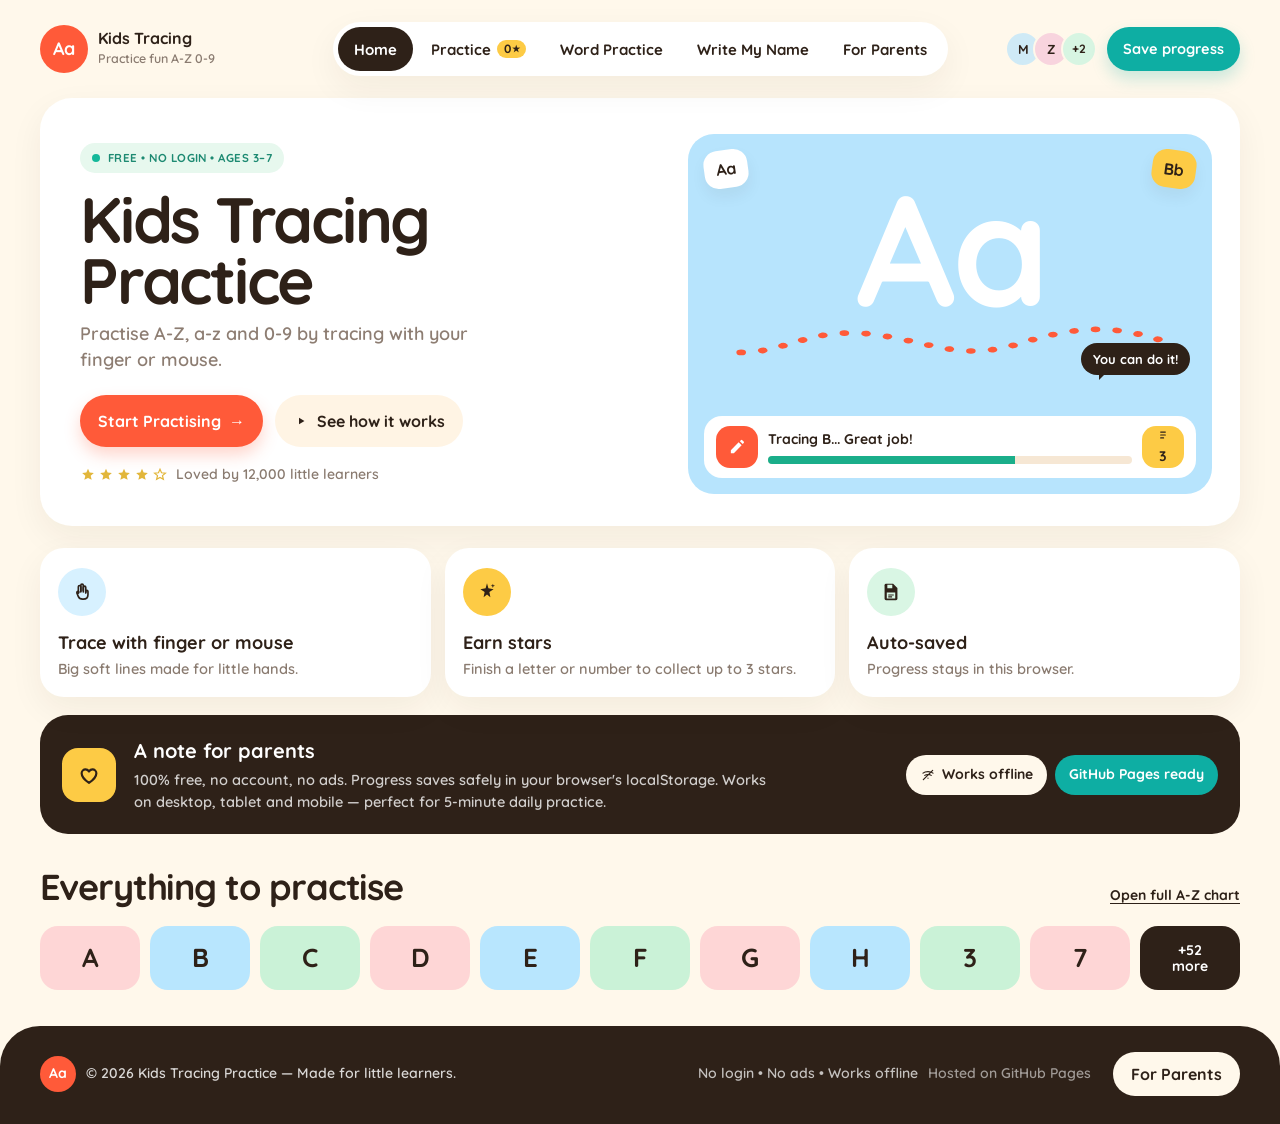
<file: index.html>
<!DOCTYPE html>
<html lang="en">
<head>
  <meta charset="utf-8">
  <meta name="viewport" content="width=device-width, initial-scale=1, viewport-fit=cover">
  <meta name="color-scheme" content="light">
  <meta name="theme-color" content="#FFF8EB">
  <meta name="description" content="Kids Tracing Practice — trace A-Z, a-z and 0-9 with a finger or mouse. Free, no login, works offline.">
  <title>Kids Tracing Practice</title>
  <link rel="icon" href="data:image/svg+xml,%3Csvg xmlns='http://www.w3.org/2000/svg' viewBox='0 0 64 64'%3E%3Ccircle cx='32' cy='32' r='32' fill='%23FF5A39'/%3E%3Ctext x='32' y='40' text-anchor='middle' font-size='26' font-family='Arial,sans-serif' font-weight='700' fill='white'%3EAa%3C/text%3E%3C/svg%3E">
  <link rel="stylesheet" href="style.css">
  <link rel="stylesheet" href="word-practice-preview.css">
</head>
<body>
  <a class="skip-link" href="#main">Skip to content</a>

  <div class="shell">
    <header class="topbar">
      <a class="brand" href="#home">
        <span class="logo" aria-hidden="true">Aa</span>
        <span class="brand-text">
          <span class="brand-name">Kids Tracing</span>
          <span class="brand-tag">Practice fun A-Z 0-9</span>
        </span>
      </a>

      <nav class="pill-nav" aria-label="Primary">
        <a class="nav-link is-active" href="#home" data-nav="home" aria-current="page">Home</a>
        <a class="nav-link" href="#practice" data-nav="practice" id="practice-link">
          Practice
          <span class="nav-badge"><span id="nav-count">0</span><span aria-hidden="true">★</span></span>
        </a>
        <a class="nav-link" href="#words" data-nav="words">Word Practice</a>
        <a class="nav-link" href="#name" data-nav="name">Write My Name</a>
        <a class="nav-link" href="#parents">For Parents</a>
      </nav>

      <div class="top-actions">
        <div class="avatars" aria-hidden="true">
          <span class="avatar avatar-m">M</span>
          <span class="avatar avatar-z">Z</span>
          <span class="avatar avatar-more">+2</span>
        </div>
        <button type="button" class="save-button" id="save-button">Save progress</button>
      </div>
    </header>

    <main id="main">
      <section class="view" id="view-home">
        <div class="hero">
          <div class="hero-copy">
            <p class="free-badge"><i></i> FREE • NO LOGIN • AGES 3–7</p>
            <h1>Kids Tracing<br>Practice</h1>
            <p class="hero-lead">Practise A-Z, a-z and 0-9 by tracing with your finger or mouse.</p>
            <div class="cta-row">
              <a class="btn btn-coral" href="#practice">Start Practising <span aria-hidden="true">→</span></a>
              <button type="button" class="btn btn-cream" id="how-button">
                <svg viewBox="0 0 24 24" width="16" height="16" aria-hidden="true"><path fill="currentColor" d="M9 7.2v9.6l8.2-4.8L9 7.2z"/></svg>
                See how it works
              </button>
            </div>
            <p class="loved">
              <span class="loved-stars" aria-hidden="true">
                <svg viewBox="0 0 24 24"><path fill="currentColor" d="m12 2.6 2.5 5.8 6.3.6-4.8 4 1.5 6.1L12 16.4 6.5 19.1l1.5-6.1L3.2 9l6.3-.6L12 2.6z"/></svg>
                <svg viewBox="0 0 24 24"><path fill="currentColor" d="m12 2.6 2.5 5.8 6.3.6-4.8 4 1.5 6.1L12 16.4 6.5 19.1l1.5-6.1L3.2 9l6.3-.6L12 2.6z"/></svg>
                <svg viewBox="0 0 24 24"><path fill="currentColor" d="m12 2.6 2.5 5.8 6.3.6-4.8 4 1.5 6.1L12 16.4 6.5 19.1l1.5-6.1L3.2 9l6.3-.6L12 2.6z"/></svg>
                <svg viewBox="0 0 24 24"><path fill="currentColor" d="m12 2.6 2.5 5.8 6.3.6-4.8 4 1.5 6.1L12 16.4 6.5 19.1l1.5-6.1L3.2 9l6.3-.6L12 2.6z"/></svg>
                <svg viewBox="0 0 24 24"><path fill="none" stroke="currentColor" stroke-width="1.8" d="m12 3.4 2.3 5.3 5.8.5-4.4 3.7 1.4 5.6L12 15.8 6.9 18.5l1.4-5.6L3.9 9.2l5.8-.5L12 3.4z"/></svg>
              </span>
              Loved by 12,000 little learners
            </p>
          </div>

          <div class="preview" aria-hidden="true">
            <span class="float-chip float-aa">Aa</span>
            <span class="float-chip float-bb">Bb</span>
            <p class="preview-letters">Aa</p>
            <svg class="preview-dots" viewBox="0 0 320 64" preserveAspectRatio="none">
              <path d="M6 46 C 40 46, 58 14, 104 24 S 168 58, 214 34 286 16, 314 30" fill="none" stroke="#FF5A39" stroke-width="7" stroke-linecap="round" stroke-dasharray="0.1 16"/>
            </svg>
            <span class="you-can">You can do it!</span>
            <div class="preview-status">
              <span class="mini-pencil">
                <svg viewBox="0 0 24 24" width="18" height="18"><path fill="currentColor" d="M3.8 16.2 14.2 5.8l4 4L7.8 20.2H3.8v-4zm12-12 1.3-1.3a1.4 1.4 0 0 1 2 0l1.8 1.8a1.4 1.4 0 0 1 0 2L19.6 8l-3.8-3.8z"/></svg>
              </span>
              <span class="preview-status-copy">
                <strong>Tracing B... Great job!</strong>
                <span class="mini-bar"><span></span></span>
              </span>
              <span class="mini-score">
                <svg viewBox="0 0 24 24" width="14" height="14" aria-hidden="true"><path fill="none" stroke="currentColor" stroke-width="2" stroke-linecap="round" d="M8 7h8M8 12h8M8 17h5"/></svg>
                3
              </span>
            </div>
          </div>
        </div>

        <section class="features" id="how-it-works" aria-label="How it works">
          <article class="feature">
            <span class="icon-bubble sky" aria-hidden="true">
              <svg viewBox="0 0 24 24" width="22" height="22" fill="none" stroke="currentColor" stroke-width="1.8" stroke-linecap="round" stroke-linejoin="round"><path d="M8 13V6.3a1.35 1.35 0 0 1 2.7 0V12"/><path d="M10.7 11.2V4.7a1.35 1.35 0 0 1 2.7 0V12"/><path d="M13.4 10.4V7a1.35 1.35 0 0 1 2.7 0v6.2"/><path d="M16.1 12.2V11a1.25 1.25 0 0 1 2.4.5V15c0 2.8-2.1 4.8-5.1 4.8h-.7c-2.4 0-4.1-1.3-4.8-3L6.4 13a1.25 1.25 0 0 1 2.2-1.1L8.2 13"/></svg>
            </span>
            <h2>Trace with finger or mouse</h2>
            <p>Big soft lines made for little hands.</p>
          </article>
          <article class="feature">
            <span class="icon-bubble yellow" aria-hidden="true">
              <svg viewBox="0 0 24 24" width="22" height="22"><path fill="currentColor" d="M12 2.4 13.5 8l5.7 1.1L14.6 12l1.1 5.6L12 14.8 8.3 17.6 9.4 12 4.8 9.1 10.5 8 12 2.4z"/><path fill="currentColor" d="m18.4 3 .6 1.7 1.8.5-1.8.6-.6 1.7-.6-1.7-1.8-.6 1.8-.5.6-1.7z"/></svg>
            </span>
            <h2>Earn stars</h2>
            <p>Finish a letter or number to collect up to 3 stars.</p>
          </article>
          <article class="feature">
            <span class="icon-bubble mint" aria-hidden="true">
              <svg viewBox="0 0 24 24" width="22" height="22"><path fill="currentColor" d="M5 4.6A1.6 1.6 0 0 1 6.6 3h7.7L19 7.6V19.4A1.6 1.6 0 0 1 17.4 21H6.6A1.6 1.6 0 0 1 5 19.4V4.6z"/><path fill="#d9f6e4" d="M8 4.2h5.4V8H8zM7.4 12.6h9.2v6.6H7.4z"/><path fill="currentColor" d="M9 14.6h6v1.15H9zm0 2.15h4.2V18H9z"/></svg>
            </span>
            <h2>Auto-saved</h2>
            <p>Progress stays in this browser.</p>
          </article>
        </section>

        <section class="parents" id="parents-note">
          <span class="heart-badge" aria-hidden="true">
            <svg viewBox="0 0 24 24" width="26" height="26"><path fill="none" stroke="currentColor" stroke-width="2" d="M12 19.2S5.2 14.8 5.2 10.4C5.2 8.2 6.9 6.8 8.8 6.8c1.2 0 2.2.6 3.2 1.8 1-1.2 2-1.8 3.2-1.8 1.9 0 3.6 1.4 3.6 3.6 0 4.4-6.8 8.8-6.8 8.8z"/></svg>
          </span>
          <div class="parents-copy">
            <h2>A note for parents</h2>
            <p>100% free, no account, no ads. Progress saves safely in your browser's localStorage. Works on desktop, tablet and mobile — perfect for 5-minute daily practice.</p>
          </div>
          <div class="parents-pills">
            <span class="pill pill-cream">
              <svg viewBox="0 0 24 24" width="16" height="16" aria-hidden="true"><path fill="none" stroke="currentColor" stroke-width="1.8" stroke-linecap="round" d="M4.5 9.2c3.6-3 11.4-3 15 0M7.2 12.6c2.2-1.8 7.4-1.8 9.6 0M12 16.8h.01M5 19 19 5"/></svg>
              Works offline
            </span>
            <span class="pill pill-teal">GitHub Pages ready</span>
          </div>
        </section>

        <section class="chart-section" aria-labelledby="chart-heading">
          <div class="section-head">
            <h2 id="chart-heading">Everything to practise</h2>
            <button type="button" class="text-link" id="open-chart" aria-expanded="false" aria-controls="full-chart">Open full A-Z chart</button>
          </div>
          <div class="tile-row" id="preview-tiles">
            <button type="button" class="tile pink" data-char="A">A</button>
            <button type="button" class="tile sky" data-char="B">B</button>
            <button type="button" class="tile mint" data-char="C">C</button>
            <button type="button" class="tile pink" data-char="D">D</button>
            <button type="button" class="tile sky" data-char="E">E</button>
            <button type="button" class="tile mint" data-char="F">F</button>
            <button type="button" class="tile pink" data-char="G">G</button>
            <button type="button" class="tile sky" data-char="H">H</button>
            <button type="button" class="tile mint" data-char="3">3</button>
            <button type="button" class="tile pink" data-char="7">7</button>
            <button type="button" class="tile tile-more" id="more-tile" aria-expanded="false" aria-controls="full-chart">+52<br>more</button>
          </div>
          <div id="full-chart" class="full-chart" hidden></div>
        </section>
      </section>

      <section class="view name-view" id="view-name" hidden>
        <section class="name-entry" id="name-entry-view" aria-labelledby="name-entry-heading">
          <a class="name-back-link" href="#practice">← Back to letter practice</a>
          <div class="name-entry-card">
            <p class="free-badge"><i></i> YOUR NAME, ONE LETTER AT A TIME</p>
            <h1 id="name-entry-heading">Let’s write your name!</h1>
            <p class="name-subtitle">Enter a name, then trace it one letter at a time.</p>

            <div class="name-input-wrap">
              <label for="name-input">Your name</label>
              <div class="name-input-row">
                <input id="name-input" type="text" placeholder="e.g. Jamie" autocomplete="off" autocapitalize="off" spellcheck="false" aria-describedby="name-helper name-error">
                <button type="button" class="name-clear" id="name-clear" aria-label="Clear name">×</button>
              </div>
              <p class="name-helper" id="name-helper">Use English letters. Keep the capital letters you want.</p>
              <p class="name-error" id="name-error" aria-live="polite"></p>
            </div>

            <div class="name-preview-block">
              <div class="name-preview-heading">
                <h2>Your letters</h2>
                <span id="name-preview-count">0 letters</span>
              </div>
              <div class="name-tiles name-preview-tiles" id="name-preview" aria-label="Name preview"></div>
            </div>


            <div class="accuracy-setting">
              <label for="name-accuracy">Accuracy needed to continue: <strong class="accuracy-value">50%</strong></label>
              <input type="range" class="accuracy-slider" id="name-accuracy" min="0" max="100" step="5" value="50">
            </div>

            <button type="button" class="btn btn-coral name-start" id="name-start" disabled>Start tracing <span aria-hidden="true">→</span></button>
            <p class="name-privacy">No account needed. Your name stays in this browser.</p>
          </div>
        </section>

        <section class="name-completed" id="name-completed-view" aria-labelledby="name-completed-heading" hidden>
          <div class="completed-card">
            <div class="celebration-stars" aria-hidden="true"><span>✦</span><span>✦</span><span>✧</span><span>✦</span><span>✧</span></div>
            <div class="completed-badge" aria-hidden="true">✓</div>
            <h1 id="name-completed-heading">Well done, <span id="completed-name"></span>!</h1>
            <p class="completed-message">You traced every letter in your name!</p>
            <p class="completed-full-name" id="completed-full-name"></p>
            <div class="name-tiles completed-tiles" id="completed-tiles" aria-label="Completed letters"></div>
            <div class="completed-actions">
              <button type="button" class="btn btn-coral" id="write-again">Write my name again</button>
              <button type="button" class="btn btn-white" id="try-another-name">Try another name</button>
              <a class="btn btn-soft" href="#practice">Back to letter practice</a>
            </div>
          </div>
        </section>
      </section>

      <section class="view name-view wp-select" id="view-word-selection" hidden aria-labelledby="word-selection-heading">
        <div class="wp-select-card">
          <p class="free-badge"><i></i> WORDS, ONE LETTER AT A TIME</p>
          <h1 id="word-selection-heading">Let’s trace a word!</h1>
          <p class="name-subtitle">Pick a word, then trace it one letter at a time.</p>

          <section class="daily-challenge" aria-labelledby="daily-challenge-heading">
            <div class="daily-challenge-heading">
              <div>
                <p class="daily-challenge-kicker">Today's Challenge</p>
                <h2 id="daily-challenge-heading">Listen, choose, then trace</h2>
              </div>
              <span class="daily-challenge-emoji" id="daily-challenge-emoji" aria-hidden="true">🎧</span>
            </div>
            <p class="daily-challenge-word">Today's word: <strong id="daily-challenge-word">Listen to find out</strong></p>
            <p class="daily-challenge-status" id="daily-challenge-status" aria-live="polite"></p>
            <div class="daily-challenge-details">
              <p id="daily-challenge-streak"></p>
              <p id="daily-challenge-badges"></p>
            </div>
            <button type="button" class="btn btn-teal daily-challenge-listen" id="daily-challenge-listen">
              Listen to today's word
            </button>
            <div class="daily-challenge-choices" id="daily-challenge-choices" role="group" aria-label="Choose the word you heard" hidden></div>
            <p class="daily-challenge-feedback" id="daily-challenge-feedback" aria-live="polite"></p>
            <p class="wp-storage-warning" id="daily-challenge-storage-warning" role="status" hidden></p>
          </section>

          <section class="wp-rewards" aria-label="Daily goal and sticker collection">
            <p class="wp-daily-goal" id="word-daily-goal"></p>
            <p class="wp-storage-warning" id="word-storage-warning" hidden></p>
            <h2>Sticker collection</h2>
            <ol class="wp-sticker-shelf" id="word-sticker-shelf" aria-label="Word stickers"></ol>
          </section>

          <div class="accuracy-setting">
              <label for="word-accuracy">Accuracy needed to continue: <strong class="accuracy-value">50%</strong></label>
              <input type="range" class="accuracy-slider" id="word-accuracy" min="0" max="100" step="5" value="50">
            </div>

          <div class="wp-filters" role="group" aria-label="Filter words by category">
            <button type="button" class="wp-filter is-active" data-word-filter="all" aria-pressed="true">All Words</button>
            <button type="button" class="wp-filter" data-word-filter="animals" aria-pressed="false">Animals</button>
            <button type="button" class="wp-filter" data-word-filter="food" aria-pressed="false">Food</button>
            <button type="button" class="wp-filter" data-word-filter="nature" aria-pressed="false">Nature</button>
            <button type="button" class="wp-filter" data-word-filter="things" aria-pressed="false">Everyday things</button>
          </div>

          <section class="wp-group" id="word-animals-section" aria-labelledby="word-animals-heading">
            <h2 id="word-animals-heading">Animals <span class="wp-group-count" id="word-animals-count"></span></h2>
            <ul class="wp-cards" id="word-animals"></ul>
          </section>

          <section class="wp-group" id="word-food-section" aria-labelledby="word-food-heading">
            <h2 id="word-food-heading">Food <span class="wp-group-count" id="word-food-count"></span></h2>
            <ul class="wp-cards" id="word-food"></ul>
          </section>

          <section class="wp-group" id="word-nature-section" aria-labelledby="word-nature-heading">
            <h2 id="word-nature-heading">Nature <span class="wp-group-count" id="word-nature-count"></span></h2>
            <ul class="wp-cards" id="word-nature"></ul>
          </section>

          <section class="wp-group" id="word-things-section" aria-labelledby="word-things-heading">
            <h2 id="word-things-heading">Everyday things <span class="wp-group-count" id="word-things-count"></span></h2>
            <ul class="wp-cards" id="word-things"></ul>
          </section>
          <a class="btn btn-soft" href="#home">Back to home</a>
        </div>
      </section>

      <section class="view name-view name-completed" id="view-word-completed" hidden aria-labelledby="word-completed-heading">
        <div class="completed-card">
          <div class="celebration-stars" aria-hidden="true"><span>✦</span><span>✦</span><span>✧</span><span>✦</span><span>✧</span></div>
          <span class="wp-completed-emoji" id="word-completed-emoji" aria-hidden="true">🐱</span>
          <h1 id="word-completed-heading">Well done!</h1>
          <p class="completed-message">You traced <span id="word-completed-name">CAT</span>!</p>
          <p class="wp-completion-reward" id="word-completion-reward" hidden></p>
          <p class="wp-completion-reward" id="daily-challenge-completion" hidden></p>
          <p class="wp-storage-warning" id="daily-challenge-storage-warning-completed" role="status" hidden></p>
          <p class="wp-daily-goal" id="word-daily-goal-completed"></p>
          <p class="wp-storage-warning" id="word-storage-warning-completed" hidden></p>
          <p class="completed-full-name" id="word-completed-full-name">CAT</p>
          <div class="name-tiles completed-tiles" id="word-completed-tiles" aria-label="Completed letters"></div>
          <div class="completed-actions">
            <button type="button" class="btn btn-coral" id="word-again">Trace this word again</button>
            <button type="button" class="btn btn-white" id="choose-another-word">Choose another word</button>
            <a class="btn btn-soft" href="#practice">Back to letter practice</a>
          </div>
        </div>
      </section>

      <section class="view" id="view-practice" hidden>
        <div class="name-tracing-head" id="name-tracing-head" hidden>
          <div>
            <p class="name-position" id="name-position">Letter 1 of 1</p>
            <h1 id="name-tracing-title">Write your name!</h1>
            <p class="wp-daily-goal" id="word-daily-goal-tracing" hidden></p>
            <p class="wp-storage-warning" id="word-storage-warning-tracing" hidden></p>
            <p class="wp-storage-warning" id="daily-challenge-storage-warning-tracing" role="status" hidden></p>
          </div>
          <div class="name-overall-progress">
            <span id="name-overall-count">0 of 0 letters completed</span>
            <span class="name-progress-track" id="name-progress-track" role="progressbar" aria-valuemin="0" aria-valuemax="100" aria-valuenow="0" aria-label="Name tracing progress"><span id="name-progress-fill"></span></span>
          </div>
        </div>
        <div class="practice-head" id="practice-head">
          <div class="practice-title">
            <button type="button" class="back-button" id="back-home" aria-label="Back to home">
              <svg viewBox="0 0 24 24" width="20" height="20" aria-hidden="true"><path fill="none" stroke="currentColor" stroke-width="2.2" stroke-linecap="round" stroke-linejoin="round" d="M14.5 6 8.5 12l6 6"/></svg>
            </button>
            <div>
              <h1>Time to trace!</h1>
              <p class="trace-subtitle" id="trace-subtitle">Letter A of 62 • Stars save automatically</p>
            </div>
          </div>
          <div class="stars-pill">
            <span class="stars-label"><span aria-hidden="true">★</span> <span id="total-stars">0</span> stars collected</span>
            <span class="stars-track" id="stars-bar" role="progressbar" aria-valuemin="0" aria-valuemax="100" aria-valuenow="0" aria-label="Stars collected out of 62">
              <span id="stars-fill"></span>
            </span>
            <span id="stars-percent">0%</span>
          </div>
        </div>

        <div class="practice-layout">
          <div class="trace-card">
            <div class="trace-toolbar">
              <div class="trace-meta">
                <p class="case-pill" id="case-pill">Uppercase • A a</p>
                <button type="button" class="hear-button" id="hear-button">
                  <svg viewBox="0 0 24 24" width="18" height="18" aria-hidden="true"><path fill="currentColor" d="M4 9.2h3.2L11 6v12l-3.8-3.2H4V9.2z"/><path fill="none" stroke="currentColor" stroke-width="1.8" stroke-linecap="round" d="M15.2 9.2a3.6 3.6 0 0 1 0 5.6M17.6 7a6.2 6.2 0 0 1 0 10"/></svg>
                  Hear it: “<span id="phoneme">ay</span>”
                </button>
              </div>
              <div class="tool-group" role="toolbar" aria-label="Drawing tools">
                <button type="button" class="tool tool-minus" id="tool-thinner" aria-label="Thinner line">
                  <svg viewBox="0 0 24 24" width="18" height="18" aria-hidden="true"><path fill="none" stroke="currentColor" stroke-width="2.4" stroke-linecap="round" d="M6 12h12"/></svg>
                </button>
                <button type="button" class="tool" id="tool-brush" aria-pressed="false" aria-label="Thick brush">
                  <svg viewBox="0 0 24 24" width="18" height="18" aria-hidden="true"><path fill="currentColor" d="M14.2 3.2 20.8 9l-1.7.8-7.6 7.6a3.1 3.1 0 0 1-4.4-4.4l7.6-7.6.8-1.2-.3-.1 1-1zm-8 13.2a1.5 1.5 0 1 0 0 3 1.5 1.5 0 0 0 0-3z"/></svg>
                </button>
                <button type="button" class="tool is-on" id="tool-pencil" aria-pressed="true" aria-label="Pencil">
                  <svg viewBox="0 0 24 24" width="18" height="18" aria-hidden="true"><path fill="currentColor" d="m4 16.4 9.6-9.6 3.6 3.6L7.6 20H4v-3.6zm11.1-11 1.2-1.2a1.3 1.3 0 0 1 1.8 0l1.7 1.7a1.3 1.3 0 0 1 0 1.8l-1.2 1.2-3.5-3.5z"/></svg>
                </button>
                <button type="button" class="tool tool-undo" id="tool-undo" aria-label="Undo last stroke" disabled>
                  <svg viewBox="0 0 24 24" width="18" height="18" aria-hidden="true"><path fill="none" stroke="currentColor" stroke-width="2.2" stroke-linecap="round" stroke-linejoin="round" d="M8.2 8H4.5V4.6M5.2 12.2a6.6 6.6 0 1 0 1.8-5.2L4.5 8"/></svg>
                </button>
              </div>
            </div>

            <div class="stroke-demo-controls" id="stroke-demo-controls" hidden>
              <button type="button" class="stroke-demo-button" id="stroke-demo-button">Watch how to write A</button>
              <p class="stroke-demo-status" id="stroke-demo-status" aria-live="polite" aria-atomic="true" hidden></p>
              <button type="button" class="stroke-demo-button stroke-step-button" id="stroke-step-button" hidden>Show next stroke</button>
            </div>

            <div class="stage" id="stage">
              <div class="paper" aria-hidden="true"><span></span><span class="dashed"></span><span></span></div>
              <p class="guide" id="guide" aria-hidden="true">A</p>
              <canvas class="stroke-demo-canvas" id="stroke-demo-canvas" width="640" height="400" aria-hidden="true"></canvas>
              <canvas class="trace-canvas" id="trace-canvas" width="640" height="400" aria-label="Tracing canvas" aria-describedby="canvas-help"></canvas>
              <p class="follow-tip" id="canvas-help">
                <svg viewBox="0 0 24 24" width="16" height="16" aria-hidden="true"><path fill="currentColor" d="M8.2 10.2V6.4a1.5 1.5 0 0 1 3 0V11h.5V5.6a1.5 1.5 0 0 1 3 0V11h.4V7.2a1.5 1.5 0 1 1 3 0V14c0 3.2-2.4 5.6-5.8 5.6h-1.2C8 19.6 5.8 17.2 5.8 14.2v-3.4a1.4 1.4 0 0 1 2.4-.6z"/></svg>
                <span id="follow-copy">Trace over the grey letter or number.</span>
              </p>
            </div>

            <div class="trace-actions">
              <button type="button" class="btn btn-soft" id="prev-button">
                <span aria-hidden="true">←</span> <span id="previous-copy">Previous</span>
              </button>
              <button type="button" class="btn btn-white" id="clear-button">
                <svg viewBox="0 0 24 24" width="18" height="18" aria-hidden="true"><path fill="currentColor" d="m16.2 4.2 3.2 3.2-8.8 8.8H7.2L4 13.2 12.6 4.6l3.6-.4zM7.4 18h7.2l1.2 1.6H8.2L7.4 18z"/></svg>
                <span id="clear-copy">Clear</span>
              </button>
              <button type="button" class="btn btn-coral" id="done-button">
                <svg viewBox="0 0 24 24" width="18" height="18" aria-hidden="true"><path fill="none" stroke="currentColor" stroke-width="2.6" stroke-linecap="round" stroke-linejoin="round" d="m5 12.5 4.2 4.2L19 7.2"/></svg>
                <span id="done-copy">Done — get stars!</span>
              </button>
              <button type="button" class="btn btn-teal" id="next-button">
                <span id="next-copy">Next</span> <span id="next-arrow" aria-hidden="true">→</span>
              </button>
            </div>
          </div>

          <aside class="practice-side" aria-label="Character picker">
            <div class="picker-card">
              <div class="picker-head">
                <h2>Pick a letter or number</h2>
                <p class="done-pill" id="done-label">0 of 62 done</p>
              </div>
              <div class="picker-meter" aria-hidden="true"><span id="meter-done"></span></div>
              <div class="picker-tabs" role="tablist" aria-label="Character sets">
                <button type="button" class="is-active" role="tab" id="tab-upper" data-group="upper" aria-selected="true" aria-controls="letter-grid">A-Z</button>
                <button type="button" role="tab" id="tab-lower" data-group="lower" aria-selected="false" aria-controls="letter-grid">a-z</button>
                <button type="button" role="tab" id="tab-digit" data-group="digit" aria-selected="false" aria-controls="letter-grid">0-9</button>
              </div>
              <div id="letter-grid" class="letter-grid" role="tabpanel" aria-labelledby="tab-upper"></div>
              <div class="super-card">
                <span class="trophy" aria-hidden="true">
                  <svg viewBox="0 0 24 24" width="20" height="20"><path fill="currentColor" d="M7 4h10v2h3v2.4c0 2.3-1.6 4.1-3.7 4.6-1 1.8-2.6 3-4.3 3.2V19h3.2v2H8.8v-2H12v-2.8c-1.7-.2-3.3-1.4-4.3-3.2C5.6 12.5 4 10.7 4 8.4V6h3V4zm10 4.1V8h1.2c.4 0 .8.3.8.8 0 1-.7 1.8-1.6 2L17 10.4V8.1zM7 8.1v2.3l-.4.3c-.9-.2-1.6-1-1.6-2 0-.5.4-.8.8-.8H7z"/></svg>
                </span>
                <p><strong>3 stars = super tracer!</strong><span>Tap Done to save stars here.</span></p>
              </div>
            </div>
            <section class="name-progress-card" id="name-progress-card" aria-label="Name progress" hidden>
              <div class="name-progress-heading">
                <h2 id="progress-title">Your name</h2>
                <p class="done-pill" id="name-done-count">0 of 0 letters completed</p>
              </div>
              <div class="picker-meter" aria-hidden="true"><span id="name-panel-meter"></span></div>
              <ol class="name-tiles name-progress-tiles" id="name-progress-tiles" aria-label="Letters in your name"></ol>
              <p class="name-encouragement" id="name-encouragement">Every letter is a little step. Keep going!</p>
              <button type="button" class="text-link name-change" id="change-name">Change name</button>
            </section>
            <section class="success-card" id="success-card" hidden>
              <div class="success-orb" aria-hidden="true">
                <svg viewBox="0 0 24 24" width="28" height="28"><path fill="#FDCB45" d="m12 2.6 2.5 5.8 6.3.6-4.8 4 1.5 6.1L12 16.4 6.5 19.1l1.5-6.1L3.2 9l6.3-.6L12 2.6z"/></svg>
              </div>
              <div class="success-copy">
                <p class="success-title" id="success-title"><span id="success-kicker">Amazing!</span><span id="success-award">+3 stars</span></p>
                <p class="success-detail" id="success-detail">Your guide match will appear here.</p>
              </div>
              <button type="button" class="btn btn-keep" id="keep-going">Keep going</button>
            </section>
          </aside>
        </div>

        <p class="tip-bar">
          <span class="info-dot" aria-hidden="true">i</span>
          Tip for tablets: use one finger, go slow. On desktop: hold the mouse button while you trace. Press Clear to try again.
        </p>
      </section>
    </main>
  </div>

  <footer class="site-footer">
    <div class="shell footer-inner">
      <p class="footer-brand">
        <span class="logo logo-sm" aria-hidden="true">Aa</span>
        <span>© 2026 Kids Tracing Practice — Made for little learners.</span>
      </p>
      <p class="footer-meta">
        <span>No login • No ads • Works offline</span>
        <span class="footer-host">Hosted on GitHub Pages</span>
      </p>
      <a class="btn btn-light" href="#parents">For Parents</a>
    </div>
  </footer>

  <dialog class="accuracy-dialog" id="accuracy-dialog" aria-labelledby="accuracy-dialog-title" aria-describedby="accuracy-dialog-message">
    <div class="accuracy-dialog-icon" aria-hidden="true">!</div>
    <p class="accuracy-dialog-kicker">Not quite yet</p>
    <h2 id="accuracy-dialog-title">Let’s try that letter again</h2>
    <p id="accuracy-dialog-message">You can do it! Trace over the grey letter and try again.</p>
    <button type="button" class="btn btn-coral" id="accuracy-dialog-close">Keep practising</button>
  </dialog>

  <p id="live" class="visually-hidden" aria-live="polite"></p>
  <script src="app.js"></script>
</body>
</html>
</file>
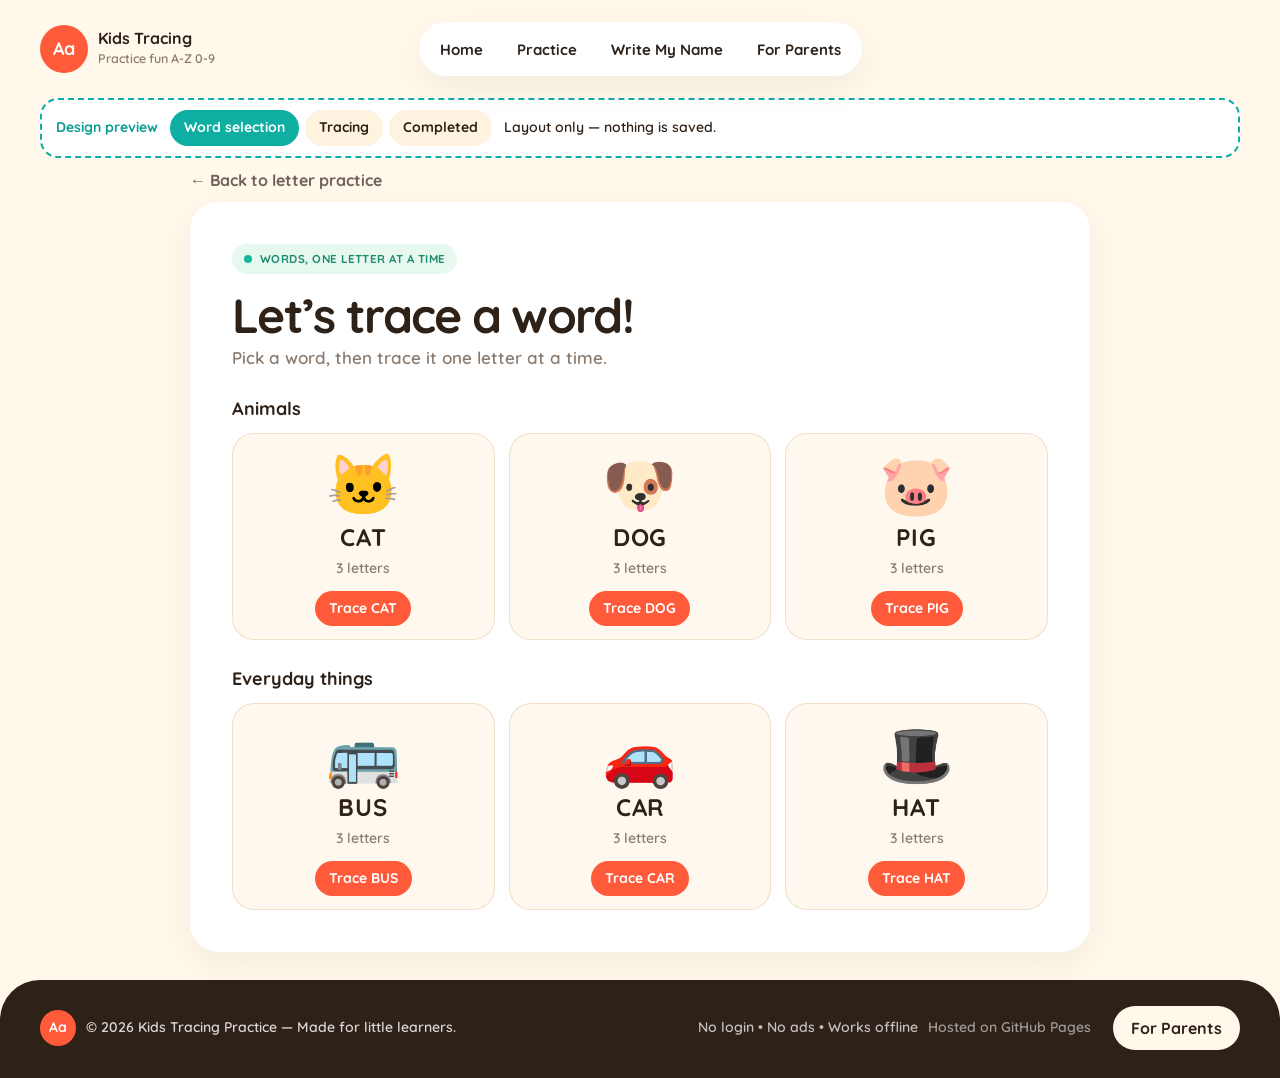
<file: word-practice-preview.html>
<!DOCTYPE html>
<html lang="en">
<head>
  <meta charset="utf-8">
  <meta name="viewport" content="width=device-width, initial-scale=1, viewport-fit=cover">
  <meta name="color-scheme" content="light">
  <meta name="theme-color" content="#FFF8EB">
  <meta name="robots" content="noindex">
  <title>Word Practice — design preview · Kids Tracing Practice</title>
  <link rel="icon" href="data:image/svg+xml,%3Csvg xmlns='http://www.w3.org/2000/svg' viewBox='0 0 64 64'%3E%3Ccircle cx='32' cy='32' r='32' fill='%23FF5A39'/%3E%3Ctext x='32' y='40' text-anchor='middle' font-size='26' font-family='Arial,sans-serif' font-weight='700' fill='white'%3EAa%3C/text%3E%3C/svg%3E">
  <link rel="stylesheet" href="style.css">
  <link rel="stylesheet" href="word-practice-preview.css">
</head>
<body>
  <a class="skip-link" href="#main">Skip to content</a>

  <div class="shell">
    <header class="topbar">
      <a class="brand" href="index.html#home">
        <span class="logo" aria-hidden="true">Aa</span>
        <span class="brand-text">
          <span class="brand-name">Kids Tracing</span>
          <span class="brand-tag">Practice fun A-Z 0-9</span>
        </span>
      </a>

      <nav class="pill-nav" aria-label="Primary">
        <a class="nav-link" href="index.html#home">Home</a>
        <a class="nav-link" href="index.html#practice">Practice</a>
        <a class="nav-link" href="index.html#name">Write My Name</a>
        <a class="nav-link" href="index.html#parents">For Parents</a>
      </nav>
    </header>

    <nav class="wp-switcher" aria-label="Design preview switcher">
      <strong>Design preview</strong>
      <span class="wp-switcher-tabs">
        <a href="#select" data-state="select">Word selection</a>
        <a href="#tracing" data-state="tracing">Tracing</a>
        <a href="#completed" data-state="completed">Completed</a>
      </span>
      <span>Layout only — nothing is saved.</span>
    </nav>

    <main id="main" class="wp-preview-view">
      <!-- Screen 1: Word selection -->
      <section class="view name-view wp-select" id="wp-select" aria-labelledby="wp-select-heading" hidden>
        <a class="name-back-link" href="index.html#practice">← Back to letter practice</a>
        <div class="wp-select-card">
          <p class="free-badge"><i></i> WORDS, ONE LETTER AT A TIME</p>
          <h1 id="wp-select-heading">Let’s trace a word!</h1>
          <p class="name-subtitle">Pick a word, then trace it one letter at a time.</p>

          <section class="wp-group" aria-labelledby="wp-animals">
            <h2 id="wp-animals">Animals</h2>
            <ul class="wp-cards">
              <li><a class="wp-card" href="#tracing" data-word="CAT"><span class="wp-card-emoji" aria-hidden="true">🐱</span><span class="wp-card-word">CAT</span><span class="wp-card-meta">3 letters</span><span class="wp-card-action">Trace CAT</span></a></li>
              <li><a class="wp-card" href="#tracing" data-word="DOG"><span class="wp-card-emoji" aria-hidden="true">🐶</span><span class="wp-card-word">DOG</span><span class="wp-card-meta">3 letters</span><span class="wp-card-action">Trace DOG</span></a></li>
              <li><a class="wp-card" href="#tracing" data-word="PIG"><span class="wp-card-emoji" aria-hidden="true">🐷</span><span class="wp-card-word">PIG</span><span class="wp-card-meta">3 letters</span><span class="wp-card-action">Trace PIG</span></a></li>
            </ul>
          </section>

          <section class="wp-group" aria-labelledby="wp-things">
            <h2 id="wp-things">Everyday things</h2>
            <ul class="wp-cards">
              <li><a class="wp-card" href="#tracing" data-word="BUS"><span class="wp-card-emoji" aria-hidden="true">🚌</span><span class="wp-card-word">BUS</span><span class="wp-card-meta">3 letters</span><span class="wp-card-action">Trace BUS</span></a></li>
              <li><a class="wp-card" href="#tracing" data-word="CAR"><span class="wp-card-emoji" aria-hidden="true">🚗</span><span class="wp-card-word">CAR</span><span class="wp-card-meta">3 letters</span><span class="wp-card-action">Trace CAR</span></a></li>
              <li><a class="wp-card" href="#tracing" data-word="HAT"><span class="wp-card-emoji" aria-hidden="true">🎩</span><span class="wp-card-word">HAT</span><span class="wp-card-meta">3 letters</span><span class="wp-card-action">Trace HAT</span></a></li>
            </ul>
          </section>
        </div>
      </section>

      <!-- Screen 2: Word tracing (same markup/classes as Write My Name tracing) -->
      <section class="view name-tracing" id="wp-tracing" aria-labelledby="wp-tracing-title" hidden>
        <div class="name-tracing-head">
          <div>
            <p class="name-position">Letter 2 of 3</p>
            <h1 id="wp-tracing-title">Let’s write <span data-word-text>CAT</span>!</h1>
          </div>
          <div class="name-overall-progress">
            <span>1 of 3 letters completed</span>
            <span class="name-progress-track" role="progressbar" aria-valuemin="0" aria-valuemax="100" aria-valuenow="33" aria-label="Word tracing progress"><span style="width:33.33%"></span></span>
          </div>
        </div>

        <div class="practice-layout">
          <div class="trace-card">
            <div class="stage">
              <div class="paper" aria-hidden="true"><span></span><span class="dashed"></span><span></span></div>
              <p class="guide" aria-hidden="true" data-guide>A</p>
              <p class="follow-tip">
                <svg viewBox="0 0 24 24" width="16" height="16" aria-hidden="true"><path fill="currentColor" d="M8.2 10.2V6.4a1.5 1.5 0 0 1 3 0V11h.5V5.6a1.5 1.5 0 0 1 3 0V11h.4V7.2a1.5 1.5 0 1 1 3 0V14c0 3.2-2.4 5.6-5.8 5.6h-1.2C8 19.6 5.8 17.2 5.8 14.2v-3.4a1.4 1.4 0 0 1 2.4-.6z"/></svg>
                <span>Trace over the grey letter.</span>
              </p>
            </div>

            <div class="trace-actions">
              <button type="button" class="btn btn-soft" data-demo><span aria-hidden="true">←</span> Previous</button>
              <button type="button" class="btn btn-white" data-demo>
                <svg viewBox="0 0 24 24" width="18" height="18" aria-hidden="true"><path fill="currentColor" d="m16.2 4.2 3.2 3.2-8.8 8.8H7.2L4 13.2 12.6 4.6l3.6-.4zM7.4 18h7.2l1.2 1.6H8.2L7.4 18z"/></svg>
                Clear
              </button>
              <a class="btn btn-coral" href="#completed">
                <svg viewBox="0 0 24 24" width="18" height="18" aria-hidden="true"><path fill="none" stroke="currentColor" stroke-width="2.6" stroke-linecap="round" stroke-linejoin="round" d="m5 12.5 4.2 4.2L19 7.2"/></svg>
                Done
              </a>
              <button type="button" class="btn btn-teal" data-demo>Next <span aria-hidden="true">→</span></button>
            </div>
            <p class="wp-note" role="status" id="wp-demo-note">Layout preview — drawing, Previous, Clear and Next aren’t connected yet. “Done” opens the completed demo.</p>
          </div>

          <aside class="practice-side" aria-label="Word progress">
            <section class="name-progress-card" aria-label="Word panel">
              <div class="wp-word-head">
                <span class="wp-word-emoji" aria-hidden="true" data-word-emoji>🐱</span>
                <h2 class="wp-word-name" data-word-text>CAT</h2>
              </div>
              <div class="name-progress-heading">
                <p class="done-pill">1 of 3 letters completed</p>
              </div>
              <div class="picker-meter" aria-hidden="true"><span style="display:block;width:33.33%;height:100%;background:var(--teal)"></span></div>
              <ol class="name-tiles name-progress-tiles" aria-label="Letters in the word" data-tiles-tracing></ol>
              <a class="text-link name-change" href="#select">Choose another word</a>
            </section>
          </aside>
        </div>
      </section>

      <!-- Screen 3: Word completed (same markup/classes as Write My Name completion) -->
      <section class="view name-view name-completed" id="wp-completed" aria-labelledby="wp-completed-heading" hidden>
        <div class="completed-card">
          <div class="celebration-stars" aria-hidden="true"><span>✦</span><span>✦</span><span>✧</span><span>✦</span><span>✧</span></div>
          <span class="wp-completed-emoji" aria-hidden="true" data-word-emoji>🐱</span>
          <h1 id="wp-completed-heading">Well done!</h1>
          <p class="completed-message">You traced <span data-word-text>CAT</span>!</p>
          <p class="completed-full-name" data-word-text>CAT</p>
          <ol class="name-tiles completed-tiles" aria-label="Completed letters" data-tiles-completed></ol>
          <div class="completed-actions">
            <a class="btn btn-coral" href="#tracing">Trace this word again</a>
            <a class="btn btn-white" href="#select">Choose another word</a>
            <a class="btn btn-soft" href="index.html#practice">Back to letter practice</a>
          </div>
        </div>
      </section>
    </main>
  </div>

  <footer class="site-footer">
    <div class="shell footer-inner">
      <p class="footer-brand">
        <span class="logo logo-sm" aria-hidden="true">Aa</span>
        <span>© 2026 Kids Tracing Practice — Made for little learners.</span>
      </p>
      <p class="footer-meta">
        <span>No login • No ads • Works offline</span>
        <span class="footer-host">Hosted on GitHub Pages</span>
      </p>
      <a class="btn btn-light" href="index.html#parents">For Parents</a>
    </div>
  </footer>

  <script>
    // Preview-only: swaps static states. No storage, no network, no drawing.
    (function () {
      var EMOJI = { CAT: "🐱", DOG: "🐶", PIG: "🐷", BUS: "🚌", CAR: "🚗", HAT: "🎩" };
      var word = "CAT";
      var states = ["select", "tracing", "completed"];

      function fill(sel, fn) {
        document.querySelector(sel).innerHTML = word.split("").map(fn).join("");
      }

      function render() {
        var state = states.indexOf(location.hash.slice(1)) > -1 ? location.hash.slice(1) : "select";
        states.forEach(function (s) {
          document.getElementById("wp-" + s).hidden = s !== state;
        });
        document.body.classList.toggle("name-tracing", state === "tracing");
        document.querySelectorAll("[data-state]").forEach(function (a) {
          if (a.dataset.state === state) a.setAttribute("aria-current", "true");
          else a.removeAttribute("aria-current");
        });
        document.querySelectorAll("[data-word-text]").forEach(function (el) { el.textContent = word; });
        document.querySelectorAll("[data-word-emoji]").forEach(function (el) { el.textContent = EMOJI[word]; });
        document.querySelector("[data-guide]").textContent = word.charAt(1);
        fill("[data-tiles-tracing]", function (ch, i) {
          if (i === 0) return '<li class="name-tile is-complete" aria-label="' + ch + ', completed">' + ch + '<span class="name-tile-status" aria-hidden="true">✓</span></li>';
          if (i === 1) return '<li class="name-tile is-current" aria-current="step" aria-label="' + ch + ', current letter">' + ch + "</li>";
          return '<li class="name-tile" aria-label="' + ch + ', upcoming">' + ch + "</li>";
        });
        fill("[data-tiles-completed]", function (ch) {
          return '<li class="name-tile" aria-label="' + ch + ', completed">' + ch + '<span class="name-tile-status" aria-hidden="true">✓</span></li>';
        });
        document.title = "Word Practice — design preview · Kids Tracing Practice";
      }

      document.addEventListener("click", function (e) {
        var card = e.target.closest("[data-word]");
        if (card) word = card.dataset.word;
        if (e.target.closest("[data-demo]")) {
          var note = document.getElementById("wp-demo-note");
          note.textContent = "Layout preview only — this button isn’t connected yet.";
        }
      });
      window.addEventListener("hashchange", function () { render(); window.scrollTo(0, 0); });
      render();
    })();
  </script>
</body>
</html>
</file>
<file: style.css>
/* Quicksand (SIL OFL) — see fonts/OFL.txt. Latin variable font, weight axis 300–700. */
@font-face {
  font-family: "Quicksand";
  font-style: normal;
  font-weight: 500 700;
  font-display: swap;
  src: url("fonts/quicksand-latin.woff2") format("woff2");
}

:root {
  --cream: #fff8eb;
  --cream-deep: #fff3df;
  --white: #ffffff;
  --ink: #2e2118;
  --ink-soft: #6f6258;
  --muted: #8a7b70;
  --coral: #ff5a39;
  --teal: #0eaea3;
  --teal-deep: #0c9c92;
  --yellow: #fdcb45;
  --pink: #fed6d6;
  --sky: #b8e6fe;
  --sky-card: #b7e4fd;
  --mint: #caf2d7;
  --line: #e7d4c0;
  --shadow: 0 12px 34px rgba(46, 33, 24, 0.06);
  --radius: 28px;
  --content: 1200px;
  --font: "Quicksand", "Avenir Next Rounded", "Trebuchet MS", sans-serif;
  color-scheme: light;
}

*,
*::before,
*::after {
  box-sizing: border-box;
}

[hidden] {
  display: none !important;
}

html {
  background: var(--cream);
  scroll-behavior: smooth;
}

body {
  margin: 0;
  min-height: 100vh;
  min-height: 100dvh;
  display: flex;
  flex-direction: column;
  background: var(--cream);
  color: var(--ink);
  font-family: var(--font);
  font-weight: 600;
  font-size: 16px;
  line-height: 1.4;
  -webkit-font-smoothing: antialiased;
}

img,
svg {
  display: block;
}

button,
a {
  -webkit-tap-highlight-color: transparent;
}

button,
input {
  font: inherit;
}

::selection {
  background: var(--yellow);
  color: var(--ink);
}

.visually-hidden {
  position: absolute;
  width: 1px;
  height: 1px;
  padding: 0;
  margin: -1px;
  overflow: hidden;
  clip: rect(0, 0, 0, 0);
  white-space: nowrap;
  border: 0;
}

.skip-link {
  position: absolute;
  left: 12px;
  top: -48px;
  z-index: 5;
  background: var(--ink);
  color: white;
  padding: 8px 12px;
  border-radius: 10px;
  font-weight: 700;
}

.skip-link:focus {
  top: 12px;
}

.shell {
  width: min(var(--content), calc(100% - 28px));
  margin: 0 auto;
}

main {
  flex: 1;
}

:focus-visible {
  outline: 3px solid var(--teal);
  outline-offset: 3px;
}

/* Header */

.topbar {
  display: flex;
  flex-wrap: wrap;
  align-items: center;
  gap: 12px;
  padding: 16px 0 8px;
}

.brand {
  display: flex;
  align-items: center;
  gap: 10px;
  text-decoration: none;
  color: inherit;
  min-width: 0;
  flex: 1;
}

.logo {
  width: 48px;
  height: 48px;
  border-radius: 50%;
  background: var(--coral);
  color: white;
  display: grid;
  place-items: center;
  font-weight: 700;
  font-size: 18px;
  letter-spacing: -0.03em;
  flex: none;
}

.logo-sm {
  width: 36px;
  height: 36px;
  font-size: 14px;
}

.brand-name {
  display: block;
  font-weight: 700;
  font-size: 16px;
  line-height: 1.1;
}

.brand-tag {
  display: block;
  margin-top: 2px;
  color: var(--muted);
  font-size: 12.5px;
  font-weight: 600;
}

.pill-nav {
  order: 3;
  display: flex;
  align-items: center;
  gap: 2px;
  width: 100%;
  background: var(--white);
  border-radius: 999px;
  padding: 5px;
  box-shadow: var(--shadow);
}

.nav-link {
  flex: 1;
  display: inline-flex;
  align-items: center;
  justify-content: center;
  gap: 6px;
  min-height: 44px;
  padding: 0 12px;
  border-radius: 999px;
  color: var(--ink);
  text-decoration: none;
  font-weight: 700;
  font-size: 14.5px;
  white-space: nowrap;
}

.nav-link.is-active {
  background: var(--ink);
  color: white;
}

.nav-badge {
  display: inline-flex;
  align-items: center;
  gap: 1px;
  background: var(--yellow);
  color: var(--ink);
  border-radius: 999px;
  padding: 2px 6px 2px 7px;
  font-size: 12px;
  line-height: 1.15;
}

.nav-badge span[aria-hidden="true"] {
  font-size: 9px;
}

.top-actions {
  display: flex;
  align-items: center;
  gap: 10px;
  margin-left: auto;
}

.avatars {
  display: none;
}

.avatar {
  width: 36px;
  height: 36px;
  margin-left: -8px;
  border: 2px solid var(--cream);
  border-radius: 50%;
  display: grid;
  place-items: center;
  font-size: 13px;
  font-weight: 700;
  color: var(--ink);
}

.avatar:first-child {
  margin-left: 0;
}

.avatar-m { background: #cfeaf6; }
.avatar-z { background: #f8d4de; }
.avatar-more { background: #d7f5e2; font-size: 12px; }

.save-button {
  min-height: 44px;
  padding: 0 16px;
  border: none;
  border-radius: 999px;
  background: var(--teal);
  color: white;
  font-weight: 700;
  font-size: 14.5px;
  cursor: pointer;
  box-shadow: 0 8px 16px rgba(14, 174, 163, 0.22);
}

.save-button:active,
.btn:active,
.tool:active,
.letter-key:active,
.tile:active {
  transform: translateY(1px);
}

/* Home */

.hero {
  display: grid;
  gap: 22px;
  margin-top: 14px;
  background: var(--white);
  border-radius: 32px;
  padding: 22px 18px 20px;
  box-shadow: var(--shadow);
}

.free-badge {
  display: inline-flex;
  align-items: center;
  gap: 8px;
  margin: 0;
  background: #e7f8ee;
  color: #1d8a72;
  border-radius: 999px;
  padding: 7px 12px;
  font-size: 11.5px;
  font-weight: 700;
  letter-spacing: 0.04em;
}

.free-badge i {
  width: 8px;
  height: 8px;
  border-radius: 50%;
  background: #14b89a;
}

.hero h1,
.practice-title h1 {
  margin: 12px 0 10px;
  font-size: clamp(40px, 11vw, 64px);
  font-weight: 700;
  line-height: 0.95;
  letter-spacing: -0.035em;
}

.hero-lead {
  margin: 0;
  max-width: 420px;
  color: #8d7d72;
  font-size: 18px;
  font-weight: 600;
  line-height: 1.45;
}

.cta-row {
  display: flex;
  flex-wrap: wrap;
  gap: 12px;
  margin-top: 22px;
}

.btn {
  display: inline-flex;
  align-items: center;
  justify-content: center;
  gap: 8px;
  min-height: 52px;
  padding: 0 18px;
  border: none;
  border-radius: 16px;
  background: var(--cream);
  color: var(--ink);
  font-weight: 700;
  font-size: 16px;
  text-decoration: none;
  cursor: pointer;
}

.btn-coral {
  background: var(--coral);
  color: white;
  border-radius: 999px;
  box-shadow: 0 8px 16px rgba(255, 90, 57, 0.25);
}

.btn-cream {
  background: #fff4e4;
  border-radius: 999px;
}

.btn-teal {
  background: var(--teal);
  color: white;
  border-radius: 16px;
  box-shadow: 0 8px 16px rgba(14, 174, 163, 0.2);
}

.btn-soft {
  background: #f6efe3;
}

.btn-white {
  background: var(--white);
  border: 1.5px solid #efe4d6;
}

.btn-light {
  background: var(--cream);
  color: var(--ink);
  border-radius: 999px;
  min-height: 44px;
}

.btn-keep {
  margin-left: auto;
  background: white;
  color: var(--ink);
  border-radius: 16px;
  min-height: 52px;
  flex: none;
}

.loved {
  display: flex;
  align-items: center;
  gap: 8px;
  margin: 18px 0 0;
  color: var(--muted);
  font-size: 14px;
  font-weight: 600;
}

.loved-stars {
  display: inline-flex;
  gap: 2px;
  color: #e2b63a;
}

.loved-stars svg {
  width: 16px;
  height: 16px;
}

.preview {
  position: relative;
  display: flex;
  flex-direction: column;
  min-height: 320px;
  padding: 16px;
  border-radius: 26px;
  background: var(--sky-card);
  overflow: hidden;
}

.float-chip {
  position: absolute;
  z-index: 1;
  padding: 8px 12px;
  border-radius: 14px;
  font-weight: 700;
  font-size: 16px;
  color: var(--ink);
  box-shadow: 0 8px 16px rgba(46, 33, 24, 0.06);
}

.float-aa {
  top: 16px;
  left: 16px;
  background: white;
  transform: rotate(-8deg);
}

.float-bb {
  top: 16px;
  right: 16px;
  background: var(--yellow);
  transform: rotate(8deg);
}

.preview-letters {
  margin: 36px 0 0;
  text-align: center;
  color: white;
  font-size: clamp(108px, 18vw, 156px);
  font-weight: 700;
  line-height: 0.8;
  letter-spacing: -0.04em;
}

.preview-dots {
  width: 88%;
  height: 52px;
  margin: 4px auto 8px;
}

.you-can {
  position: absolute;
  right: 22px;
  top: 58%;
  background: var(--ink);
  color: white;
  font-size: 13px;
  font-weight: 700;
  border-radius: 999px;
  padding: 7px 12px;
}

.you-can::after {
  content: "";
  position: absolute;
  left: 18px;
  bottom: -5px;
  border-width: 6px 6px 0 0;
  border-style: solid;
  border-color: var(--ink) transparent transparent transparent;
}

.preview-status {
  display: flex;
  align-items: center;
  gap: 10px;
  margin-top: auto;
  background: white;
  border-radius: 18px;
  padding: 10px 12px;
}

.mini-pencil,
.mini-score {
  width: 42px;
  height: 42px;
  border-radius: 14px;
  display: grid;
  place-items: center;
  flex: none;
  font-weight: 700;
}

.mini-pencil {
  background: var(--coral);
  color: white;
}

.mini-score {
  gap: 2px;
  background: var(--yellow);
  color: var(--ink);
  font-size: 14px;
}

.preview-status-copy {
  flex: 1;
  min-width: 0;
}

.preview-status-copy strong {
  display: block;
  margin-bottom: 6px;
  font-size: 14px;
}

.mini-bar {
  display: block;
  height: 8px;
  background: #f6e7d4;
  border-radius: 999px;
  overflow: hidden;
}

.mini-bar span {
  display: block;
  width: 68%;
  height: 100%;
  background: #1aae8a;
}

.features {
  display: grid;
  gap: 14px;
  margin-top: 18px;
}

.feature,
.picker-card,
.trace-card {
  background: var(--white);
  border-radius: 24px;
  box-shadow: var(--shadow);
}

.feature {
  padding: 20px 18px 18px;
}

.icon-bubble {
  width: 48px;
  height: 48px;
  border-radius: 50%;
  display: grid;
  place-items: center;
  color: var(--ink);
}

.icon-bubble.sky { background: #d7f1ff; }
.icon-bubble.yellow { background: var(--yellow); }
.icon-bubble.mint { background: #d9f6e4; }

.feature h2,
.parents h2,
.picker-head h2 {
  margin: 14px 0 4px;
  font-size: 18px;
  font-weight: 700;
}

.feature p {
  margin: 0;
  color: var(--muted);
  font-size: 14.5px;
}

.parents {
  display: flex;
  flex-direction: column;
  align-items: flex-start;
  gap: 14px;
  margin-top: 18px;
  padding: 20px 18px;
  border-radius: 28px;
  background: var(--ink);
  color: white;
  scroll-margin: 24px;
}

.parents.is-highlight {
  box-shadow: 0 0 0 4px rgba(253, 203, 69, 0.75);
}

.heart-badge {
  width: 54px;
  height: 54px;
  border-radius: 16px;
  background: var(--yellow);
  color: var(--ink);
  display: grid;
  place-items: center;
  flex: none;
}

.parents h2 {
  margin: 0;
  font-size: 20px;
}

.parents p {
  margin: 4px 0 0;
  color: rgba(255, 255, 255, 0.78);
  font-size: 14.5px;
  line-height: 1.45;
}

.parents-pills {
  display: flex;
  flex-wrap: wrap;
  gap: 8px;
}

.pill {
  display: inline-flex;
  align-items: center;
  gap: 6px;
  min-height: 40px;
  padding: 0 14px;
  border-radius: 999px;
  font-weight: 700;
  font-size: 14px;
}

.pill-cream {
  background: var(--cream);
  color: var(--ink);
}

.pill-teal {
  background: var(--teal);
  color: white;
}

.chart-section {
  margin: 28px 0 8px;
}

.section-head {
  display: flex;
  align-items: baseline;
  justify-content: space-between;
  gap: 12px;
  margin-bottom: 14px;
}

.section-head h2 {
  margin: 0;
  font-size: clamp(28px, 5vw, 36px);
  font-weight: 700;
  letter-spacing: -0.03em;
}

.text-link {
  background: none;
  border: none;
  padding: 0;
  color: var(--ink);
  font-weight: 700;
  font-size: 14px;
  text-decoration: underline;
  text-underline-offset: 3px;
  cursor: pointer;
  white-space: nowrap;
}

.tile-row,
.full-chart {
  display: grid;
  grid-template-columns: repeat(4, minmax(0, 1fr));
  gap: 10px;
}

.full-chart {
  margin-top: 14px;
}

.tile {
  min-height: 64px;
  border: none;
  border-radius: 18px;
  color: var(--ink);
  font-weight: 700;
  font-size: 26px;
  cursor: pointer;
}

.tile.pink { background: var(--pink); }
.tile.sky { background: var(--sky); }
.tile.mint { background: var(--mint); }

.tile-more {
  background: var(--ink);
  color: white;
  font-size: 14px;
  line-height: 1.15;
}

.tile.is-current {
  outline: 3px solid var(--ink);
  outline-offset: 2px;
}

.tile.has-stars {
  box-shadow: inset 0 -8px 0 rgba(46, 33, 24, 0.08);
}

/* Practice */

.practice-head {
  display: flex;
  flex-direction: column;
  align-items: stretch;
  gap: 12px;
  margin: 16px 0 14px;
}

.practice-title {
  display: flex;
  align-items: center;
  gap: 12px;
}

.practice-title h1 {
  margin: 0;
  font-size: clamp(28px, 4vw, 36px);
}

.trace-subtitle {
  margin: 2px 0 0;
  color: var(--muted);
  font-size: 14.5px;
}

.back-button {
  width: 46px;
  height: 46px;
  border: none;
  border-radius: 50%;
  background: white;
  color: var(--ink);
  box-shadow: 0 6px 16px rgba(46, 33, 24, 0.08);
  display: grid;
  place-items: center;
  cursor: pointer;
  flex: none;
}

.stars-pill {
  display: flex;
  align-items: center;
  gap: 10px;
  background: white;
  border-radius: 999px;
  padding: 8px 14px 8px 12px;
  box-shadow: var(--shadow);
  font-weight: 700;
  font-size: 14px;
}

.stars-label {
  display: inline-flex;
  align-items: center;
  gap: 4px;
  white-space: nowrap;
}

.stars-label span[aria-hidden="true"] {
  color: #e2b63a;
}

.stars-track {
  flex: 1;
  min-width: 72px;
  height: 8px;
  background: #f3e6d0;
  border-radius: 999px;
  overflow: hidden;
}

.stars-track span {
  display: block;
  height: 100%;
  width: 0;
  background: var(--yellow);
}

.practice-layout {
  display: grid;
  gap: 16px;
}

.trace-card {
  padding: 14px;
}

.trace-toolbar {
  display: flex;
  justify-content: space-between;
  align-items: center;
  gap: 8px;
  flex-wrap: wrap;
  margin-bottom: 10px;
}

.trace-meta {
  display: flex;
  align-items: center;
  gap: 6px;
  flex-wrap: wrap;
}

.case-pill {
  margin: 0;
  background: var(--ink);
  color: white;
  border-radius: 999px;
  padding: 8px 12px;
  font-size: 13.5px;
  font-weight: 700;
}

.hear-button {
  display: inline-flex;
  align-items: center;
  gap: 6px;
  min-height: 44px;
  padding: 0 8px;
  border: none;
  background: transparent;
  color: #7c6e64;
  font-weight: 700;
  font-size: 14px;
  cursor: pointer;
}

.tool-group {
  display: flex;
  gap: 8px;
}

.tool {
  width: 44px;
  height: 44px;
  border-radius: 50%;
  border: 1.5px solid #efe6da;
  background: white;
  color: var(--ink);
  display: grid;
  place-items: center;
  cursor: pointer;
}

.tool.is-on {
  background: var(--yellow);
  border-color: transparent;
}

.tool-minus {
  background: #f6efe4;
}

.tool-undo {
  background: var(--teal);
  border-color: transparent;
  color: white;
}

.tool:disabled {
  opacity: 0.45;
  cursor: default;
}

.stage {
  position: relative;
  display: flex;
  align-items: center;
  justify-content: center;
  aspect-ratio: 1 / 1.02;
  min-height: 260px;
  border: 2px dashed var(--line);
  border-radius: 22px;
  background: #fff8ee;
  overflow: hidden;
  touch-action: none;
  user-select: none;
}

.paper {
  position: absolute;
  inset: 22% 7% 18%;
  display: flex;
  flex-direction: column;
  justify-content: space-between;
  pointer-events: none;
}

.paper span {
  border-top: 2px solid rgba(46, 33, 24, 0.08);
}

.paper span.dashed {
  border-top-style: dashed;
}

.guide {
  margin: 0;
  transform: translateY(-6%);
  color: rgba(88, 76, 66, 0.30);
  font-size: clamp(156px, 42vw, 240px);
  font-weight: 700;
  line-height: 0.85;
  user-select: none;
  pointer-events: none;
}

.stroke-demo-controls {
  display: flex;
  align-items: center;
  flex-wrap: wrap;
  gap: 8px;
  margin: 0 0 10px;
}

.stroke-demo-button {
  min-height: 44px;
  max-width: 100%;
  padding: 8px 14px;
  border: 1.5px solid #d5ece8;
  border-radius: 999px;
  background: #eaf8f5;
  color: #175f5a;
  font: inherit;
  font-size: 14px;
  font-weight: 700;
  cursor: pointer;
}

.stroke-demo-status {
  margin: 0;
  color: var(--muted);
  font-size: 14px;
  font-weight: 700;
}

.stroke-demo-canvas {
  position: absolute;
  z-index: 3;
  inset: 0;
  width: 100%;
  height: 100%;
  pointer-events: none;
  opacity: 1;
  transition: opacity 900ms ease;
}

.stroke-demo-canvas.is-fading {
  opacity: 0.16;
}

.trace-canvas {
  position: absolute;
  inset: 0;
  width: 100%;
  height: 100%;
}

.trace-canvas {
  z-index: 4;
  display: block;
  background: transparent;
  touch-action: none;
  cursor: crosshair;
}

.follow-tip {
  position: absolute;
  z-index: 5;
  left: 50%;
  bottom: 12px;
  transform: translateX(-50%);
  display: flex;
  align-items: center;
  gap: 8px;
  width: max-content;
  max-width: calc(100% - 20px);
  margin: 0;
  padding: 8px 12px;
  border-radius: 16px;
  background: var(--ink);
  color: white;
  font-size: 13px;
  font-weight: 700;
  line-height: 1.3;
  pointer-events: none;
}

.trace-actions {
  display: grid;
  grid-template-columns: 1fr 1fr;
  gap: 10px;
  margin-top: 12px;
}

.trace-actions .btn {
  width: 100%;
  padding: 0 10px;
  font-size: 15px;
}

.picker-card {
  padding: 16px;
}

.picker-head {
  display: flex;
  align-items: center;
  justify-content: space-between;
  gap: 8px;
}

.picker-head h2 {
  margin: 0;
  font-size: 22px;
}

.done-pill {
  margin: 0;
  background: #e5f8ee;
  color: #1c8f78;
  border-radius: 999px;
  padding: 5px 10px;
  font-size: 12.5px;
  font-weight: 700;
  white-space: nowrap;
}

.picker-meter {
  height: 8px;
  margin: 12px 0;
  background: #f6ebd8;
  border-radius: 999px;
  overflow: hidden;
}

#meter-done {
  display: block;
  height: 100%;
  width: 0;
  background: var(--teal);
}

#meter-done.has-cap {
  box-shadow: 8px 0 0 var(--yellow);
}

.picker-tabs {
  display: grid;
  grid-template-columns: repeat(3, 1fr);
  gap: 4px;
  padding: 4px;
  border-radius: 14px;
  background: #f8f1e4;
}

.picker-tabs button {
  min-height: 40px;
  border: none;
  border-radius: 11px;
  background: transparent;
  color: var(--ink-soft);
  font-weight: 700;
  cursor: pointer;
}

.picker-tabs button.is-active {
  background: white;
  color: var(--ink);
  box-shadow: 0 2px 6px rgba(46, 33, 24, 0.06);
}

.letter-grid {
  position: relative;
  display: grid;
  grid-template-columns: repeat(7, minmax(0, 1fr));
  gap: 8px;
  margin-top: 14px;
  max-height: 230px;
  overflow: auto;
  padding: 2px 2px 8px;
}

.letter-key {
  position: relative;
  aspect-ratio: 1;
  border: none;
  border-radius: 50%;
  background: #fff8ee;
  color: var(--ink);
  font-weight: 700;
  font-size: 16px;
  box-shadow: inset 0 0 0 1.5px #f3e6d4;
  cursor: pointer;
}

.letter-key.is-current {
  background: var(--ink);
  color: white;
  box-shadow: none;
}

.letter-key.is-star3 { background: #dff6e6; box-shadow: none; }
.letter-key.is-star2 { background: #d7f0ff; box-shadow: none; }
.letter-key.is-star1 { background: #ffe4e4; box-shadow: none; }

.key-stars {
  position: absolute;
  left: 50%;
  bottom: 2px;
  transform: translateX(-50%);
  padding: 1px 3px 0;
  border-radius: 999px;
  background: var(--ink);
  color: white;
  font-size: 8px;
  font-weight: 700;
  letter-spacing: -0.04em;
  line-height: 1.2;
  pointer-events: none;
}

.letter-key.is-current .key-stars {
  background: var(--yellow);
  color: var(--ink);
}

.super-card {
  display: flex;
  align-items: center;
  gap: 12px;
  margin-top: 12px;
  padding: 12px;
  border-radius: 18px;
  background: #fff6df;
}

.trophy {
  width: 42px;
  height: 42px;
  border-radius: 14px;
  background: var(--yellow);
  color: var(--ink);
  display: grid;
  place-items: center;
  flex: none;
}

.super-card p {
  margin: 0;
}

.super-card strong {
  display: block;
  font-size: 15px;
}

.super-card span {
  color: var(--muted);
  font-size: 13.5px;
}

.success-card {
  display: flex;
  align-items: center;
  gap: 12px;
  margin-top: 14px;
  padding: 16px;
  border-radius: 26px;
  background: #12b3a6;
  color: white;
}

.success-orb {
  width: 54px;
  height: 54px;
  border-radius: 50%;
  background: white;
  display: grid;
  place-items: center;
  flex: none;
}

.success-copy {
  min-width: 0;
}

.success-title {
  margin: 0;
  font-size: 22px;
  font-weight: 700;
  line-height: 1.12;
}

.success-title span {
  display: block;
}

.success-detail {
  margin: 3px 0 0;
  font-size: 14px;
  font-weight: 600;
  color: rgba(255, 255, 255, 0.92);
}

.tip-bar {
  display: flex;
  align-items: flex-start;
  gap: 10px;
  margin: 16px 0 8px;
  padding: 14px 16px;
  border-radius: 18px;
  background: white;
  color: var(--ink-soft);
  font-size: 14.5px;
  box-shadow: var(--shadow);
}

.info-dot {
  width: 22px;
  height: 22px;
  border-radius: 50%;
  border: 1.5px solid var(--ink-soft);
  display: grid;
  place-items: center;
  font-size: 13px;
  font-weight: 700;
  flex: none;
}

/* Write My Name */

.name-view {
  margin-top: 12px;
}

.name-entry {
  max-width: 760px;
  margin: 0 auto;
}

.name-back-link {
  display: inline-flex;
  min-height: 44px;
  align-items: center;
  color: var(--ink-soft);
  font-weight: 700;
  text-decoration: none;
}

.name-entry-card,
.completed-card,
.name-progress-card {
  background: white;
  border-radius: 28px;
  box-shadow: var(--shadow);
}

.name-entry-card {
  padding: clamp(20px, 5vw, 42px);
}

.name-entry-card h1,
.completed-card h1 {
  margin: 16px 0 6px;
  font-size: clamp(32px, 7vw, 48px);
  line-height: 1.05;
  letter-spacing: -0.035em;
}

.name-subtitle,
.completed-message {
  margin: 0;
  color: var(--muted);
  font-size: 17px;
}

.name-input-wrap {
  margin-top: 26px;
}

.name-input-wrap label {
  display: block;
  margin-bottom: 8px;
  font-size: 16px;
  font-weight: 700;
}

.name-input-row {
  display: flex;
  gap: 8px;
}

.name-input-row input {
  width: 100%;
  min-width: 0;
  min-height: 56px;
  padding: 0 16px;
  border: 2px solid var(--line);
  border-radius: 16px;
  background: #fffdf9;
  color: var(--ink);
  font-size: 20px;
  font-weight: 700;
}

.name-input-row input:focus {
  border-color: var(--teal);
  outline: 3px solid rgba(14, 174, 163, 0.18);
  outline-offset: 1px;
}

.name-input-row input[aria-invalid="true"] {
  border-color: var(--coral);
}

.name-clear {
  width: 56px;
  min-height: 56px;
  flex: none;
  border: 1px solid var(--line);
  border-radius: 16px;
  background: var(--cream);
  color: var(--ink-soft);
  font-size: 28px;
  line-height: 1;
  cursor: pointer;
}

.name-helper,
.name-error {
  margin: 8px 0 0;
  font-size: 14px;
  font-weight: 600;
}

.name-helper {
  color: var(--muted);
}

.name-error {
  min-height: 20px;
  color: #b43e2c;
}

.name-preview-block {
  margin-top: 22px;
  padding: 16px;
  border-radius: 20px;
  background: #fff8ee;
}

.name-preview-heading,
.name-progress-heading {
  display: flex;
  align-items: center;
  justify-content: space-between;
  gap: 12px;
  margin-bottom: 12px;
}

.name-preview-heading h2,
.name-progress-heading h2 {
  margin: 0;
  font-size: 18px;
}

.name-preview-heading span {
  color: var(--muted);
  font-size: 13px;
  white-space: nowrap;
}

.name-tiles {
  display: grid;
  grid-template-columns: repeat(auto-fit, minmax(44px, 1fr));
  gap: 8px;
  width: 100%;
  min-width: 0;
  margin: 0;
  padding: 0;
  list-style: none;
}

.name-tile {
  position: relative;
  display: grid;
  place-items: center;
  min-width: 0;
  min-height: 50px;
  border-radius: 14px;
  background: var(--mint);
  color: var(--ink);
  font-size: 23px;
  font-weight: 700;
}

.name-preview-tiles:empty::after {
  content: "Your letters will appear here";
  grid-column: 1 / -1;
  padding: 10px 0;
  color: var(--muted);
  font-size: 14px;
}

.name-start {
  width: 100%;
  margin-top: 20px;
}

.name-start:disabled {
  opacity: 0.48;
  box-shadow: none;
  cursor: not-allowed;
}

.name-privacy {
  margin: 12px 0 0;
  color: var(--muted);
  text-align: center;
  font-size: 13px;
}

.name-tracing-head {
  display: flex;
  align-items: center;
  justify-content: space-between;
  gap: 18px;
  margin: 18px 0 16px;
}

.name-position {
  margin: 0 0 3px;
  color: var(--teal-deep);
  font-size: 14px;
  font-weight: 700;
}

.name-tracing-head h1 {
  margin: 0;
  overflow-wrap: anywhere;
  font-size: clamp(25px, 4vw, 34px);
  line-height: 1.1;
  letter-spacing: -0.03em;
}

.name-overall-progress {
  display: grid;
  gap: 6px;
  width: min(250px, 42%);
  color: var(--ink-soft);
  font-size: 13px;
  font-weight: 700;
}

.name-progress-track {
  display: block;
  height: 10px;
  overflow: hidden;
  border-radius: 999px;
  background: #f3e6d0;
}

.name-progress-track span {
  display: block;
  width: 0;
  height: 100%;
  border-radius: inherit;
  background: var(--teal);
  transition: width 180ms ease;
}

.name-progress-card {
  padding: 16px;
}

.name-progress-heading {
  flex-wrap: wrap;
}

.name-progress-heading h2 {
  font-size: 20px;
}

.name-progress-card .picker-meter {
  margin: 0 0 14px;
}

#name-panel-meter {
  display: block;
  width: 0;
  height: 100%;
  background: var(--teal);
}

.name-progress-tiles .name-tile {
  width: 100%;
  min-height: 48px;
  border: 2px solid transparent;
  background: #fff8ee;
  box-shadow: inset 0 0 0 1px #f0dfc9;
  cursor: pointer;
}

.name-progress-tiles .name-tile.is-current {
  border-color: var(--ink);
  box-shadow: none;
}

.name-progress-tiles .name-tile.is-complete,
.completed-tiles .name-tile {
  background: #d9f6e4;
  box-shadow: none;
}

.name-tile-status {
  position: absolute;
  right: 3px;
  bottom: 1px;
  font-size: 11px;
  line-height: 1;
}

.name-encouragement {
  margin: 14px 0 8px;
  color: var(--ink-soft);
  font-size: 14px;
}

.name-change {
  min-height: 40px;
}

.name-tracing .practice-head,
.name-tracing .trace-toolbar,
.name-tracing .tip-bar,
.name-tracing .picker-card,
.name-tracing #success-card {
  display: none !important;
}

.name-tracing .name-tracing-head,
.name-tracing .name-progress-card {
  display: block;
}

.name-tracing .name-tracing-head {
  display: flex;
}

.name-tracing .practice-layout {
  align-items: start;
}

.name-tracing .trace-card {
  padding: 12px;
}

.name-tracing .stage {
  aspect-ratio: 16 / 10;
  min-height: 300px;
}

.name-tracing .guide {
  font-size: clamp(180px, 28vw, 260px);
}

.name-tracing .trace-actions {
  grid-template-columns: repeat(4, minmax(0, 1fr));
}

.name-tracing .trace-actions .btn {
  min-height: 50px;
  font-size: 14px;
}

.name-tracing #prev-button:disabled {
  opacity: 0.48;
  cursor: not-allowed;
}

.name-completed {
  max-width: 780px;
  margin: 24px auto 10px;
}

.completed-card {
  position: relative;
  overflow: hidden;
  padding: clamp(26px, 6vw, 52px);
  text-align: center;
}

.completed-badge {
  display: grid;
  place-items: center;
  width: 66px;
  height: 66px;
  margin: 0 auto;
  border-radius: 50%;
  background: var(--mint);
  color: var(--teal-deep);
  font-size: 38px;
  font-weight: 700;
}

.completed-full-name {
  margin: 18px 0;
  color: var(--coral);
  font-size: clamp(36px, 9vw, 68px);
  font-weight: 700;
  line-height: 1.1;
  overflow-wrap: anywhere;
}

.completed-tiles {
  max-width: 600px;
  margin: 0 auto;
}

.completed-actions {
  display: flex;
  flex-wrap: wrap;
  justify-content: center;
  gap: 10px;
  margin-top: 24px;
}

.celebration-stars {
  position: absolute;
  inset: 12px 16px auto;
  display: flex;
  justify-content: space-between;
  color: var(--yellow);
  font-size: 24px;
  pointer-events: none;
}

.celebration-stars span:nth-child(2),
.celebration-stars span:nth-child(4) {
  animation: name-sparkle 1.8s ease-in-out infinite alternate;
}

@keyframes name-sparkle {
  from { opacity: 0.55; transform: scale(0.9) rotate(-8deg); }
  to { opacity: 1; transform: scale(1.12) rotate(8deg); }
}

/* Footer */

.site-footer {
  margin-top: 28px;
  padding: 26px 0 28px;
  border-radius: 32px 32px 0 0;
  background: var(--ink);
  color: rgba(255, 255, 255, 0.82);
}

.footer-inner {
  display: flex;
  flex-wrap: wrap;
  align-items: center;
  gap: 14px 22px;
}

.footer-brand,
.footer-meta {
  display: flex;
  align-items: center;
  gap: 10px;
  margin: 0;
  font-size: 14px;
}

.footer-meta {
  color: rgba(255, 255, 255, 0.72);
  flex-wrap: wrap;
}

.footer-host {
  color: rgba(255, 255, 255, 0.55);
}

/* Wider layouts */

@media (min-width: 720px) {
  .shell {
    width: min(var(--content), calc(100% - 48px));
  }

  .avatars {
    display: flex;
  }

  .tile-row {
    grid-template-columns: repeat(6, minmax(0, 1fr));
  }

  .full-chart {
    grid-template-columns: repeat(8, minmax(0, 1fr));
  }

  .trace-actions {
    grid-template-columns: 1fr 1fr 1.35fr 1.05fr;
  }

  .follow-tip {
    align-items: center;
    border-radius: 999px;
    white-space: nowrap;
  }

  .success-card {
    flex-wrap: nowrap;
  }
}

@media (max-width: 979px) {
  .name-tracing .practice-layout {
    display: flex;
    flex-direction: column;
  }

  .name-tracing .practice-side {
    order: 0;
    width: 100%;
  }

  .name-tracing .trace-card {
    order: 1;
    width: 100%;
  }
}

@media (max-width: 719px) {
  .pill-nav {
    display: grid;
    grid-template-columns: repeat(3, minmax(0, 1fr));
  }

  .name-tracing .trace-actions {
    grid-template-columns: repeat(2, minmax(0, 1fr));
  }
}

@media (min-width: 800px) {
  .features {
    grid-template-columns: repeat(3, 1fr);
    margin-top: 22px;
  }

  .stage {
    aspect-ratio: 16 / 10.4;
    min-height: 320px;
  }

  .guide {
    font-size: clamp(160px, 16vw, 210px);
  }
}

@media (min-width: 980px) {
  .topbar {
    display: grid;
    grid-template-columns: 1fr auto 1fr;
    padding-top: 22px;
  }

  .brand {
    flex: unset;
  }

  .pill-nav {
    order: 0;
    width: auto;
    justify-self: center;
  }

  .nav-link {
    flex: unset;
    padding: 0 16px;
    font-size: 15px;
  }

  .top-actions {
    justify-self: end;
    margin-left: 0;
  }

  .hero {
    grid-template-columns: 1.05fr 0.95fr;
    align-items: center;
    gap: 28px;
    padding: 36px 28px 32px 40px;
  }

  .hero h1 {
    margin-top: 16px;
  }

  .preview {
    min-height: 360px;
  }

  .parents {
    flex-direction: row;
    align-items: center;
    gap: 18px;
    padding: 22px 22px 22px 22px;
  }

  .parents-copy {
    max-width: 640px;
  }

  .parents-pills {
    margin-left: auto;
    flex: none;
  }

  .tile-row {
    grid-template-columns: repeat(11, minmax(0, 1fr));
  }

  .practice-head {
    flex-direction: row;
    align-items: center;
    justify-content: space-between;
  }

  .stars-pill .stars-track {
    width: 92px;
    flex: none;
  }

  .practice-layout {
    grid-template-columns: minmax(0, 1.65fr) minmax(300px, 0.9fr);
    gap: 18px;
    align-items: start;
  }

  .name-tracing .practice-layout {
    grid-template-columns: minmax(0, 1.65fr) minmax(280px, 0.85fr);
  }

  .name-tracing .name-progress-card {
    padding: 18px;
  }

  .letter-grid {
    max-height: 112px;
  }

  .footer-meta {
    margin-left: auto;
  }

  .site-footer {
    border-radius: 40px 40px 0 0;
  }
}

@media (max-width: 420px) {
  .success-card {
    flex-wrap: wrap;
  }

  .btn-keep {
    width: 100%;
    margin-left: 0;
  }

  .nav-link {
    padding: 0 8px;
    font-size: 13.5px;
  }

  .pill-nav {
    display: grid;
    grid-template-columns: repeat(2, minmax(0, 1fr));
  }

  .name-tracing-head {
    align-items: flex-start;
    flex-direction: column;
    gap: 8px;
    margin: 12px 0 10px;
  }

  .name-overall-progress {
    width: 100%;
  }

  .name-tracing .practice-layout {
    display: flex;
    flex-direction: column;
    gap: 10px;
  }

  .name-tracing .practice-side {
    order: 0;
    width: 100%;
  }

  .name-tracing .trace-card {
    order: 1;
    width: 100%;
  }

  .name-tracing .name-progress-card {
    padding: 12px;
  }

  .name-tracing .name-progress-heading {
    margin-bottom: 8px;
  }

  .name-tracing .stage {
    aspect-ratio: 4 / 3;
    min-height: 225px;
  }

  .name-tracing .guide {
    font-size: clamp(150px, 48vw, 210px);
  }

  .name-tracing .trace-actions {
    grid-template-columns: repeat(2, minmax(0, 1fr));
    gap: 8px;
  }

  .name-tracing .trace-actions .btn {
    min-height: 46px;
    font-size: 14px;
  }

  .name-tracing .name-position {
    font-size: 13px;
  }

  .completed-actions .btn {
    width: 100%;
  }

  .celebration-stars {
    inset-inline: 8px;
  }
}

@media (max-width: 360px) {
  .name-tracing .stage {
    min-height: 190px;
  }
}

@media (prefers-reduced-motion: reduce) {
  html {
    scroll-behavior: auto;
  }

  .stroke-demo-canvas {
    transition: none;
  }

  .btn,
  .tile,
  .tool,
  .name-progress-track span,
  .celebration-stars span {
    transition: none;
    animation: none;
  }
}

.accuracy-setting { margin: 16px 0; text-align: left; }
.accuracy-setting label { display: block; font-weight: 700; margin-bottom: 8px; }
.accuracy-slider { width: 100%; }

.accuracy-dialog {
  width: min(420px, calc(100% - 32px));
  padding: 32px;
  border: 0;
  border-radius: 24px;
  color: #263345;
  text-align: center;
  box-shadow: 0 24px 80px rgb(34 51 72 / 24%);
}

.accuracy-dialog::backdrop {
  background: rgb(25 39 57 / 52%);
  backdrop-filter: blur(4px);
}

.accuracy-dialog-icon {
  display: grid;
  width: 52px;
  height: 52px;
  margin: 0 auto 14px;
  place-items: center;
  border-radius: 50%;
  background: #fff1d6;
  color: #b86516;
  font-size: 30px;
  font-weight: 800;
}

.accuracy-dialog-kicker {
  margin: 0 0 6px;
  color: #d76650;
  font-size: 13px;
  font-weight: 800;
  letter-spacing: 0.08em;
  text-transform: uppercase;
}

.accuracy-dialog h2 {
  margin: 0;
  font-size: 24px;
}

.accuracy-dialog p:not(.accuracy-dialog-kicker) {
  margin: 12px 0 22px;
  color: #627087;
  line-height: 1.55;
}

.accuracy-dialog .btn {
  width: 100%;
}
</file>
<file: word-practice-preview.css>
/* Word Practice layout shared by the live flow and the design preview. */

.wp-switcher {
  display: flex;
  flex-wrap: wrap;
  align-items: center;
  gap: 8px 12px;
  margin: 14px 0 0;
  padding: 10px 14px;
  border: 2px dashed var(--teal);
  border-radius: 18px;
  background: #fff;
  font-size: 14px;
}

.wp-switcher strong {
  color: var(--teal-deep);
}

.wp-switcher-tabs {
  display: flex;
  flex-wrap: wrap;
  gap: 6px;
}

.wp-switcher a {
  display: inline-flex;
  min-height: 36px;
  align-items: center;
  padding: 0 14px;
  border-radius: 999px;
  background: var(--cream-deep);
  color: var(--ink);
  font-weight: 700;
  text-decoration: none;
}

.wp-switcher a[aria-current="true"] {
  background: var(--teal);
  color: #fff;
}

.wp-select {
  max-width: 900px;
  margin: 0 auto;
}

.wp-select-card {
  padding: clamp(20px, 5vw, 42px);
  border-radius: 28px;
  background: #fff;
  box-shadow: var(--shadow);
}

.wp-select-card > .btn {
  margin-top: 24px;
}

.wp-select-card h1 {
  margin: 16px 0 6px;
  font-size: clamp(32px, 7vw, 48px);
  line-height: 1.05;
  letter-spacing: -0.035em;
}

.daily-challenge {
  margin-top: 18px;
  padding: 16px;
  border: 1px solid #d5ece7;
  border-radius: 20px;
  background: #f3fbf9;
}

.daily-challenge-heading {
  display: flex;
  align-items: center;
  justify-content: space-between;
  gap: 12px;
}

.daily-challenge-kicker {
  margin: 0 0 4px;
  color: var(--teal-deep);
  font-size: 13px;
  font-weight: 700;
}

.daily-challenge-heading h2 {
  margin: 0;
  font-size: clamp(19px, 4vw, 24px);
  line-height: 1.15;
}

.daily-challenge-emoji {
  flex: none;
  font-size: 38px;
}

.daily-challenge-word {
  margin: 12px 0 4px;
  font-size: 18px;
}

.daily-challenge-word strong {
  letter-spacing: 0.06em;
}

.daily-challenge-status,
.daily-challenge-feedback {
  margin: 4px 0 0;
  color: var(--ink-soft);
  font-size: 14px;
}

.daily-challenge-details {
  display: flex;
  flex-wrap: wrap;
  gap: 6px 16px;
  margin-top: 8px;
  color: var(--ink-soft);
  font-size: 13px;
  font-weight: 700;
}

.daily-challenge-details p {
  margin: 0;
}

.daily-challenge-listen {
  min-height: 44px;
  margin-top: 12px;
}

.daily-challenge-choices:not([hidden]) {
  display: grid;
  grid-template-columns: repeat(3, minmax(0, 1fr));
  gap: 8px;
  margin-top: 12px;
}

.daily-challenge-choice {
  display: grid;
  min-width: 0;
  min-height: 84px;
  justify-items: center;
  align-content: center;
  gap: 4px;
  padding: 8px 4px;
  border: 2px solid #e7d4c0;
  border-radius: 14px;
  background: white;
  color: var(--ink);
  font: inherit;
  cursor: pointer;
}

.daily-challenge-choice:hover,
.daily-challenge-choice:focus-visible {
  border-color: var(--teal);
}

.daily-challenge-choice-emoji {
  font-size: 32px;
  line-height: 1.1;
}

.daily-challenge-choice-word {
  font-size: 17px;
  font-weight: 700;
  overflow-wrap: anywhere;
}

.daily-challenge-feedback:empty {
  display: none;
}

.wp-filters {
  display: flex;
  flex-wrap: wrap;
  gap: 8px;
  margin-top: 18px;
}

.wp-filter {
  max-width: 100%;
  min-height: 44px;
  padding: 8px 14px;
  border: 2px solid #e7d4c0;
  border-radius: 999px;
  background: #fff;
  color: var(--ink);
  font-weight: 700;
  text-align: center;
  cursor: pointer;
}

.wp-filter.is-active {
  border-color: var(--teal);
  background: var(--teal);
  color: #fff;
}

.wp-group {
  margin: 26px 0 0;
}

.wp-group-count {
  color: var(--muted);
  font-size: 0.85em;
}

.wp-group h2 {
  margin: 0 0 12px;
  font-size: 18px;
}

.wp-cards {
  display: grid;
  grid-template-columns: repeat(3, minmax(0, 1fr));
  gap: 14px;
  margin: 0;
  padding: 0;
  list-style: none;
}

.wp-card {
  display: flex;
  width: 100%;
  height: 100%;
  flex-direction: column;
  align-items: center;
  gap: 4px;
  padding: 18px 10px 14px;
  border-radius: 22px;
  background: #fff8ee;
  box-shadow: inset 0 0 0 1px #f0dfc9;
  color: var(--ink);
  border: 0;
  font: inherit;
  cursor: pointer;
  text-align: center;
  text-decoration: none;
}

.wp-card:hover,
.wp-card:focus-visible {
  box-shadow: inset 0 0 0 2px var(--teal);
}

.wp-card-emoji {
  font-size: clamp(44px, 9vw, 60px);
  line-height: 1.1;
}

.wp-card-stage {
  position: relative;
  display: grid;
  width: 100%;
  min-height: 126px;
  place-items: center;
  overflow: hidden;
  border-radius: 16px;
  background: #ffe4e6;
}

#word-things .wp-card-stage {
  background: #fef3c7;
}

.wp-card-status {
  position: absolute;
  top: 8px;
  left: 8px;
  max-width: calc(100% - 16px);
  padding: 4px 9px;
  border-radius: 999px;
  background: rgba(255, 255, 255, 0.9);
  color: var(--ink-soft);
  font-size: 12px;
  font-weight: 700;
}

.wp-card-status.is-complete {
  color: var(--teal-deep);
}

.wp-card-word {
  font-size: 24px;
  font-weight: 700;
  letter-spacing: 0.04em;
}

.wp-card-meta {
  color: var(--muted);
  font-size: 14px;
}

.wp-card-phonics {
  color: var(--muted);
  font-size: 13px;
}

.wp-card-progress {
  display: flex;
  min-height: 12px;
  align-items: center;
  gap: 5px;
}

.wp-progress-dot {
  width: 9px;
  height: 9px;
  border-radius: 50%;
  background: #ddd6ce;
}

.wp-progress-dot.is-complete {
  background: var(--teal);
}

.wp-card-action {
  margin-top: 8px;
  padding: 8px 14px;
  border-radius: 999px;
  background: var(--coral);
  color: #fff;
  font-size: 14px;
  font-weight: 700;
}

.wp-note {
  margin: 10px 0 0;
  padding: 8px 12px;
  border-radius: 12px;
  background: #fff7d6;
  color: var(--ink-soft);
  font-size: 13px;
  font-weight: 700;
  text-align: center;
}

.wp-rewards {
  margin: 18px 0 0;
  padding: 14px;
  border: 1px solid #f0dfc9;
  border-radius: 18px;
  background: #fffaf1;
}

.wp-rewards h2 {
  margin: 12px 0 8px;
  font-size: 17px;
}

.wp-daily-goal {
  margin: 0;
  padding: 8px 12px;
  border-radius: 12px;
  background: #eaf6ff;
  color: #264d69;
  font-size: 14px;
  font-weight: 700;
}

.wp-storage-warning {
  margin: 8px 0 0;
  color: #8d3c23;
  font-size: 13px;
  font-weight: 700;
}

.wp-sticker-shelf {
  display: grid;
  grid-template-columns: repeat(6, minmax(0, 1fr));
  gap: 8px;
  margin: 0;
  padding: 0;
  list-style: none;
}

.wp-sticker {
  display: flex;
  min-width: 0;
  flex-direction: column;
  align-items: center;
  gap: 2px;
  padding: 8px 3px;
  border-radius: 12px;
  background: #fff0dc;
  font-size: 12px;
  overflow-wrap: anywhere;
}

.wp-sticker:not(.is-earned) {
  background: #f5f2ec;
}

.wp-sticker-emoji {
  font-size: 22px;
  line-height: 1.2;
}

.wp-sticker:not(.is-earned) .wp-sticker-emoji {
  filter: grayscale(1);
  opacity: 0.55;
}

.wp-sticker-status {
  color: var(--muted);
  font-size: 11px;
  font-weight: 700;
}

.wp-completion-reward:not([hidden]) {
  display: block;
  margin: 12px auto;
  padding: 10px 14px;
  border-radius: 14px;
  background: #fff0bf;
  color: #624a0c;
  font-weight: 700;
  animation: sticker-pop 500ms ease-out both;
}

@keyframes sticker-pop {
  from { opacity: 0; transform: scale(0.94); }
  to { opacity: 1; transform: scale(1); }
}

.wp-word-head {
  display: flex;
  align-items: center;
  gap: 12px;
  margin-bottom: 12px;
}

.wp-word-emoji {
  font-size: 40px;
  line-height: 1;
}

.wp-word-name {
  margin: 0;
  font-size: 26px;
  letter-spacing: 0.04em;
}

.wp-preview-view .name-tile {
  cursor: default;
}

.wp-completed-emoji {
  display: block;
  margin-bottom: 6px;
  font-size: 56px;
  line-height: 1;
}

.word-tracing .stars-pill {
  display: none;
}

.wp-preview-view .completed-full-name {
  letter-spacing: 0.06em;
}

.wp-preview-view .completed-tiles {
  max-width: 300px;
}

@media (max-width: 719px) {
  .wp-cards {
    grid-template-columns: repeat(2, minmax(0, 1fr));
    gap: 10px;
  }
}

@media (max-width: 560px) {
  .wp-sticker-shelf {
    grid-template-columns: repeat(3, minmax(0, 1fr));
  }
}

@media (max-width: 340px) {
  .wp-cards {
    grid-template-columns: minmax(0, 1fr);
  }

  .wp-sticker-shelf {
    grid-template-columns: repeat(3, minmax(0, 1fr));
  }
}

@media (max-width: 420px) {
  .wp-word-head {
    margin-bottom: 8px;
  }

  .wp-word-emoji {
    font-size: 32px;
  }

  .wp-word-name {
    font-size: 22px;
  }
}

@media (prefers-reduced-motion: reduce) {
  .wp-completion-reward {
    animation: none;
  }
}
</file>
